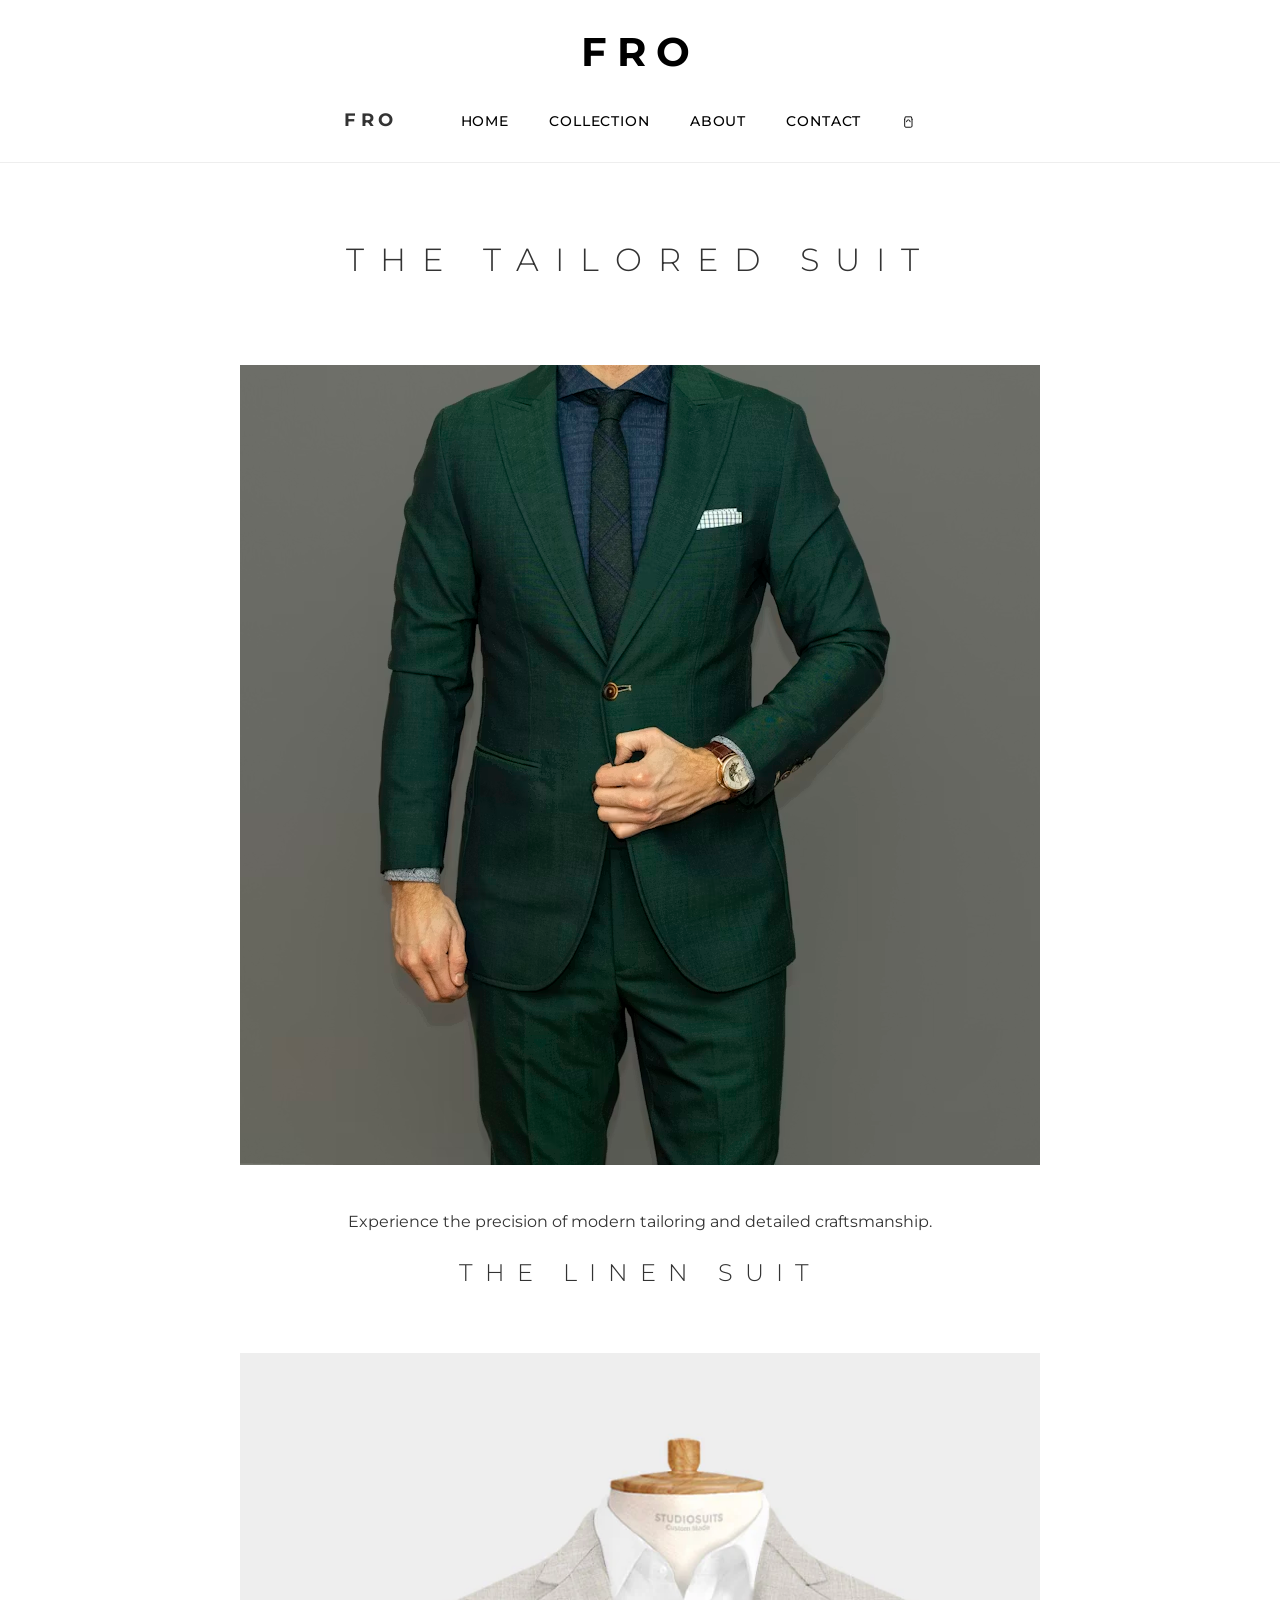
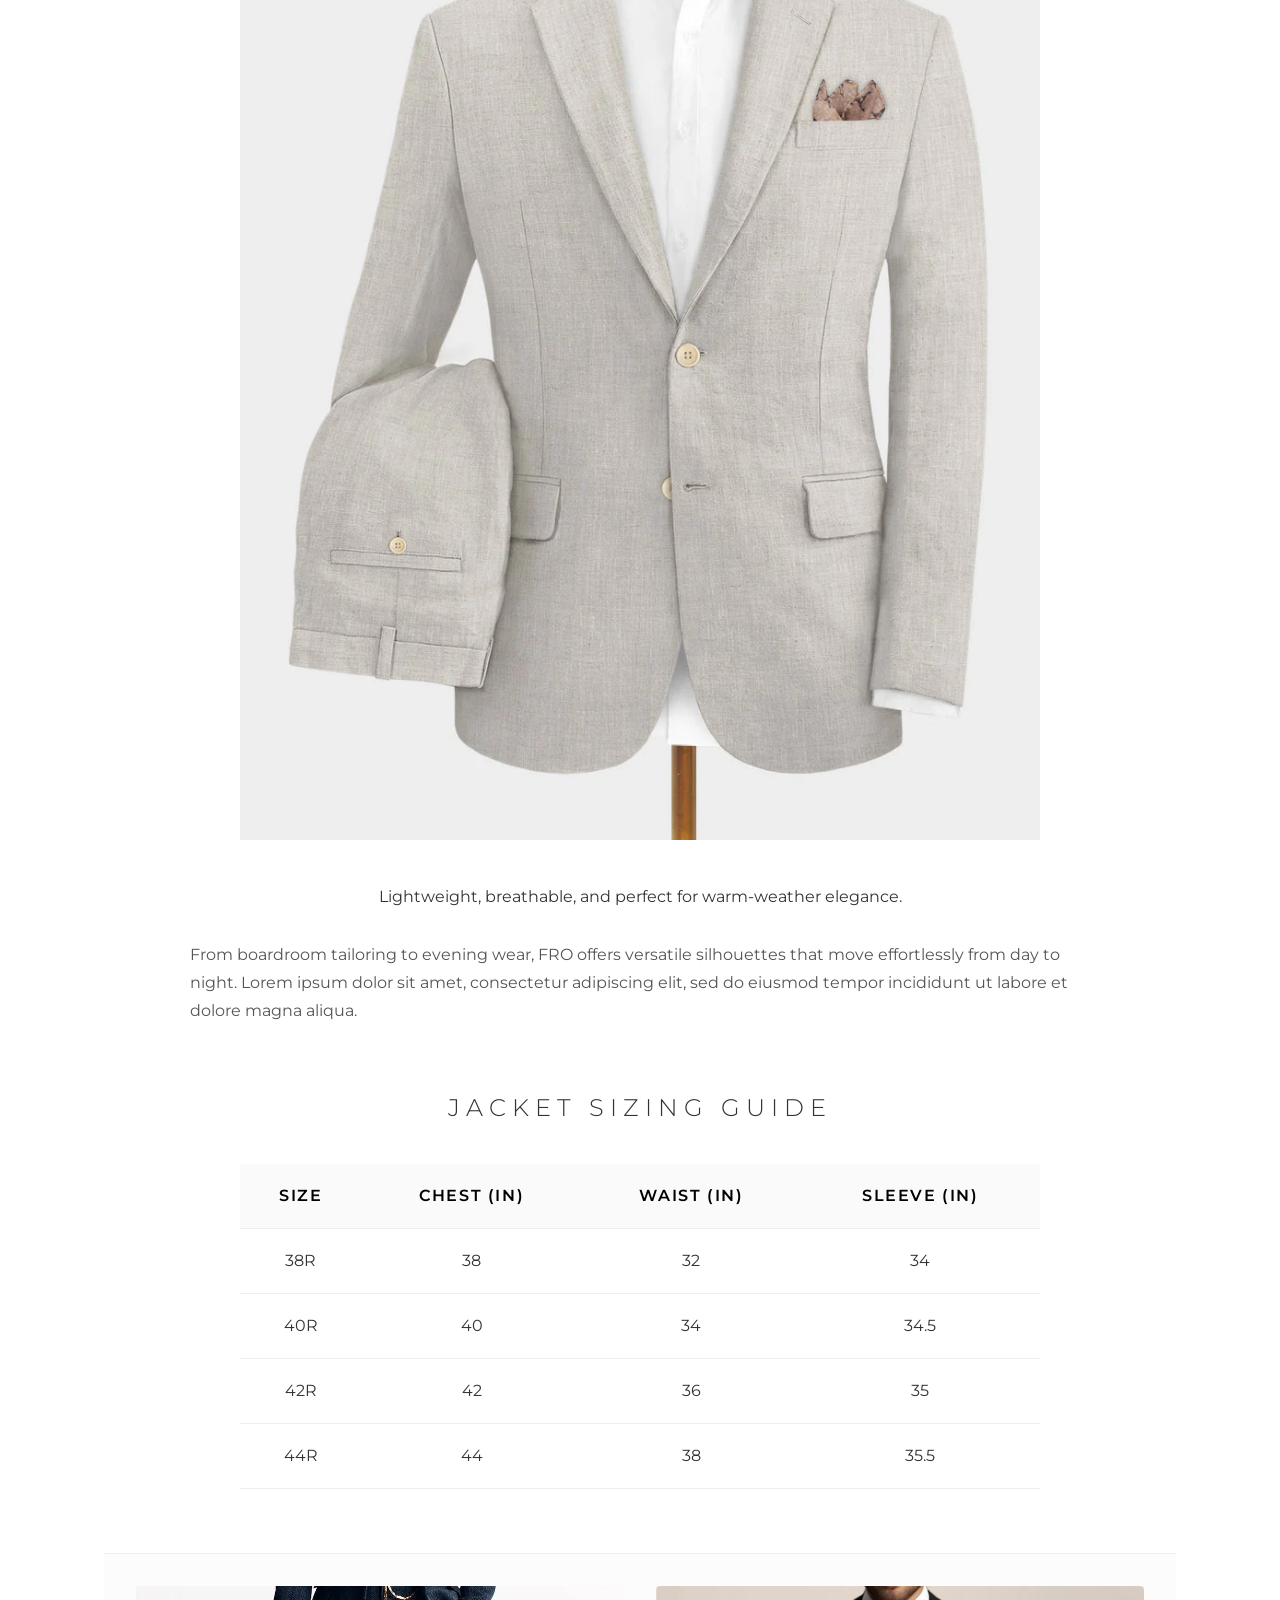
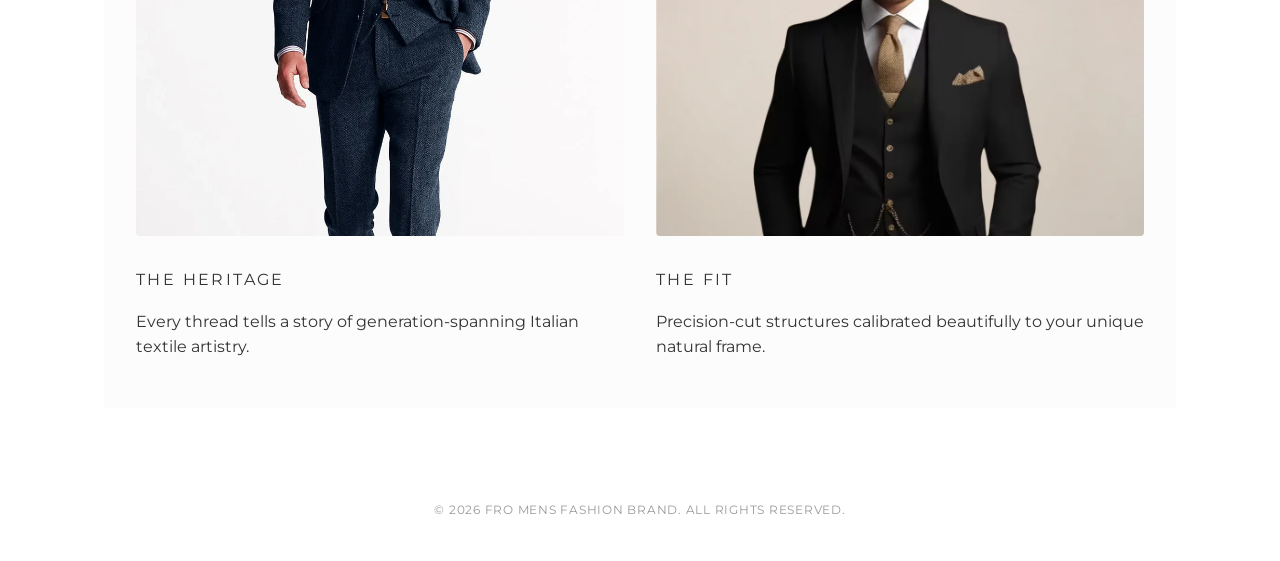
<file: index.html>
<!DOCTYPE html>
<html lang="en">

<head>
    <meta charset="UTF-8">
    <meta name="viewport" content="width=device-width, initial-scale=1.0">
    <title>FRO | Luxury Menswear</title>
    <link rel="icon" href="Images/favicon.png" type="image/png">
    <link rel="preconnect" href="https://fonts.googleapis.com">
    <link rel="preconnect" href="https://fonts.gstatic.com" crossorigin>
    <link href="https://fonts.googleapis.com/css2?family=Montserrat:ital,wght@0,100..900;1,100..900&display=swap"
        rel="stylesheet">
    <link rel="stylesheet" href="https://cdnjs.cloudflare.com/ajax/libs/font-awesome/6.5.1/css/all.min.css">
    <link rel="stylesheet" href="styles.css">
</head>

<body>
    <header>
        <div class="logo-container">
            <a href="index.html" class="brand-logo">FRO</a>
        </div>
        <nav>
            <div class="logo">FRO</div>
            <ul>
                <li><a href="index.html">Home</a></li>
                <li><a href="collections.html">Collection</a></li>
                <li><a href="about.html">About</a></li>
                <li><a href="contact.html">Contact</a></li>
                <li>
                    <a href__="cart.html" class="cart-link" aria-label="Cart">
                        <svg class="cart-icon" viewBox="0 0 24 24" fill="none" stroke="currentColor" stroke-width="1.5"
                            stroke-linecap="round" stroke-linejoin="round" aria-hidden="true">
                            <path d="M6 7v11a2 2 0 0 0 2 2h8a2 2 0 0 0 2-2V7" />
                            <path d="M6 7l1-4h10l1 4" />
                            <path d="M9 11a3 3 0 0 1 6 0" />
                        </svg>
                        <span class="sr-only">Cart</span>
                    </a>
                </li>
            </ul>
        </nav>
    </header>
    <main>
        <h1>THE TAILORED SUIT</h1>
        <img src="Images/Green Suit.jpg" alt="High-end mens tailored suit" class="product-image">
        <p>Experience the precision of modern tailoring and detailed craftsmanship.</p>

        <section class="linen-suit-section">
            <h1>THE LINEN SUIT</h1>
            <img src="Images/Linen Suit.jpg" alt="Stylish linen suit" class="product-image">
            <p>Lightweight, breathable, and perfect for warm-weather elegance.</p>
        </section>

        <section class="feature-highlight">
            <p>From boardroom tailoring to evening wear, FRO offers versatile silhouettes that move effortlessly from
                day to night. Lorem ipsum dolor sit amet, consectetur adipiscing elit, sed do eiusmod tempor incididunt
                ut labore et dolore magna aliqua.</p>
        </section>

        <section class="sizing-guide-section">
            <h2>Jacket Sizing Guide</h2>
            <table class="sizing-table">
                <thead>
                    <tr>
                        <th>Size</th>
                        <th>Chest (in)</th>
                        <th>Waist (in)</th>
                        <th>Sleeve (in)</th>
                    </tr>
                </thead>
                <tbody>
                    <tr>
                        <td>38R</td>
                        <td>38</td>
                        <td>32</td>
                        <td>34</td>
                    </tr>
                    <tr>
                        <td>40R</td>
                        <td>40</td>
                        <td>34</td>
                        <td>34.5</td>
                    </tr>
                    <tr>
                        <td>42R</td>
                        <td>42</td>
                        <td>36</td>
                        <td>35</td>
                    </tr>
                    <tr>
                        <td>44R</td>
                        <td>44</td>
                        <td>38</td>
                        <td>35.5</td>
                    </tr>
                </tbody>
            </table>
        </section>

        <section class="editorial-container">
            <div class="editorial-card">
                <img src="Images/Hert Suit.jpg" alt="Close up of luxury suit fabric weave" class="editorial-image">
                <h3>The Heritage</h3>
                <p>Every thread tells a story of generation-spanning Italian textile artistry.</p>
            </div>
            <div class="editorial-card">
                <img src="Images/Fitted suit.jpg" alt="Tailor measuring a custom suit jacket" class="editorial-image">
                <h3>The Fit</h3>
                <p>Precision-cut structures calibrated beautifully to your unique natural frame.</p>
            </div>
        </section>
    </main>

    <footer>
        <p>&copy; 2026 FRO MENS FASHION BRAND. ALL RIGHTS RESERVED.</p>
    </footer>
</body>

</html>
</file>
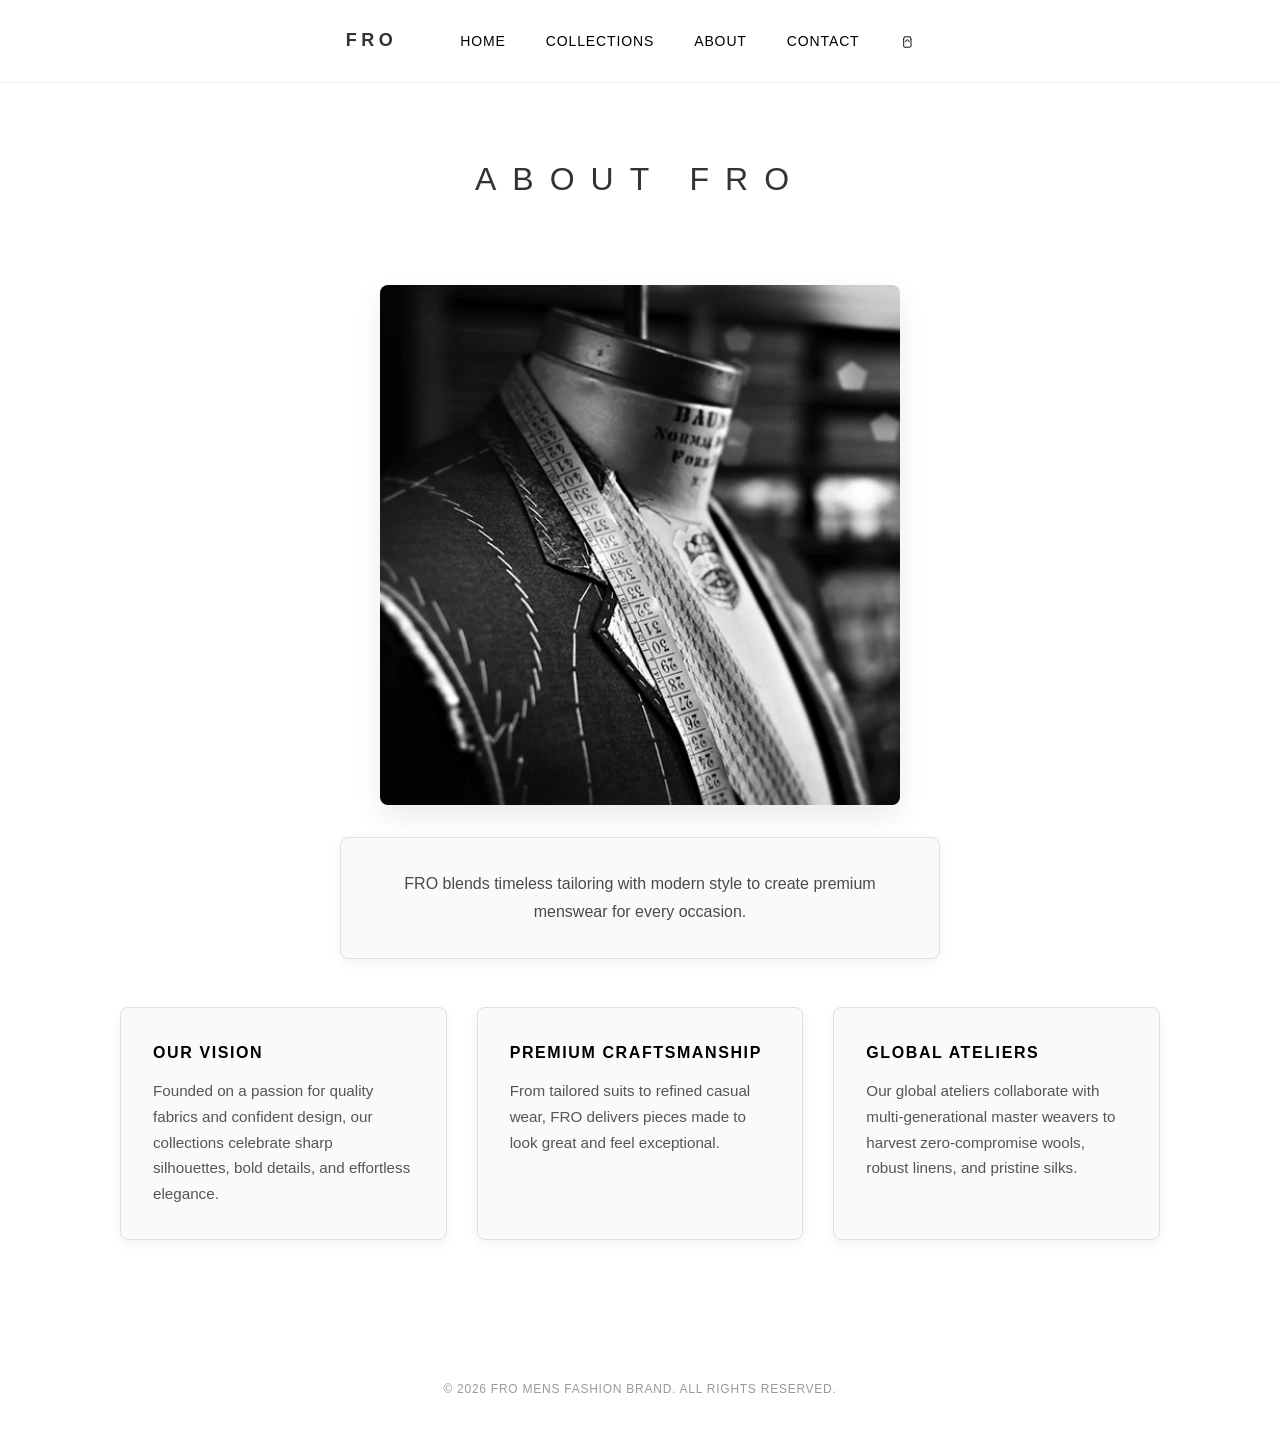
<file: about.html>
<!DOCTYPE html>
<html lang="en">

<head>
    <meta charset="UTF-8">
    <meta name="viewport" content="width=device-width, initial-scale=1.0">
    <title>About Us | FRO</title>
    <link rel="stylesheet" href="styles.css">
</head>

<body>

    <header>
        <nav>
            <div class="logo">FRO</div>
            <ul>
                <li><a href="index.html">Home</a></li>
                <li><a href="collections.html">Collections</a></li>
                <li><a href="about.html">About</a></li>
                <li><a href="contact.html">Contact</a></li>
                <li>
                    <a href__="cart.html" class="cart-link" aria-label="Cart">
                        <svg class="cart-icon" viewBox="0 0 24 24" fill="none" stroke="currentColor" stroke-width="1.5"
                            stroke-linecap="round" stroke-linejoin="round" aria-hidden="true">
                            <path d="M6 7v11a2 2 0 0 0 2 2h8a2 2 0 0 0 2-2V7" />
                            <path d="M6 7l1-4h10l1 4" />
                            <path d="M9 11a3 3 0 0 1 6 0" />
                        </svg>
                        <span class="sr-only">Cart</span>
                    </a>
                </li>
            </ul>
        </nav>
    </header>

    <main>
        <h1>ABOUT FRO</h1>
        <!-- About page uses centered image with text card below -->
        <div class="about-content">
            <img src="Images/Suit-Alterations-Tailor.jpg" alt="FRO fashion collection" class="about-image">
        </div>
        <div class="about-text">
            <p>FRO blends timeless tailoring with modern style to create premium menswear for every occasion.</p>
        </div>

        <section class="about-cards-grid">
            <div class="about-card">
                <h3>Our Vision</h3>
                <p>Founded on a passion for quality fabrics and confident design, our collections celebrate sharp
                    silhouettes, bold details, and effortless elegance.</p>
            </div>
            <div class="about-card">
                <h3>Premium Craftsmanship</h3>
                <p>From tailored suits to refined casual wear, FRO delivers pieces made to look great and feel
                    exceptional.</p>
            </div>
            <div class="about-card">
                <h3>Global Ateliers</h3>
                <p>Our global ateliers collaborate with multi-generational master weavers to harvest zero-compromise
                    wools, robust linens, and pristine silks.</p>
            </div>
        </section>
    </main>

    <footer>
        <p>&copy; 2026 FRO MENS FASHION BRAND. ALL RIGHTS RESERVED.</p>
    </footer>

</body>

</html>
</file>
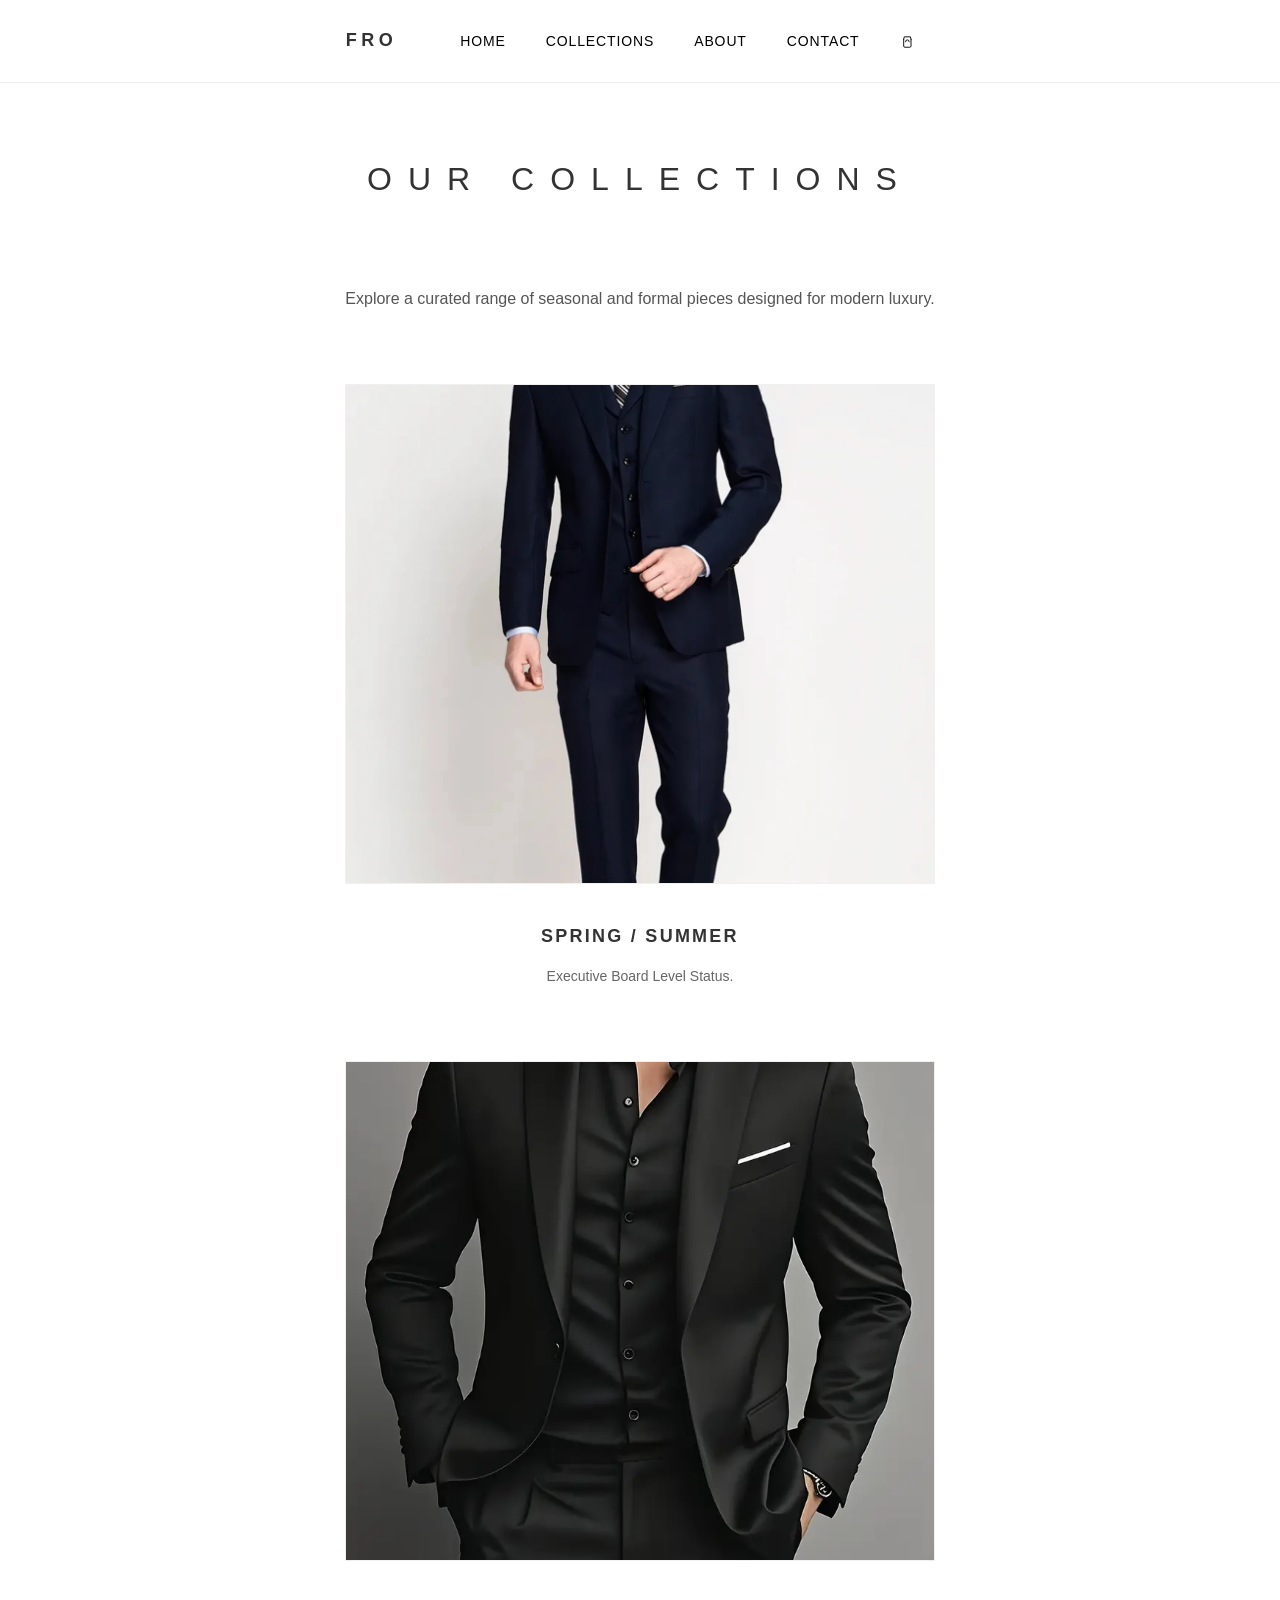
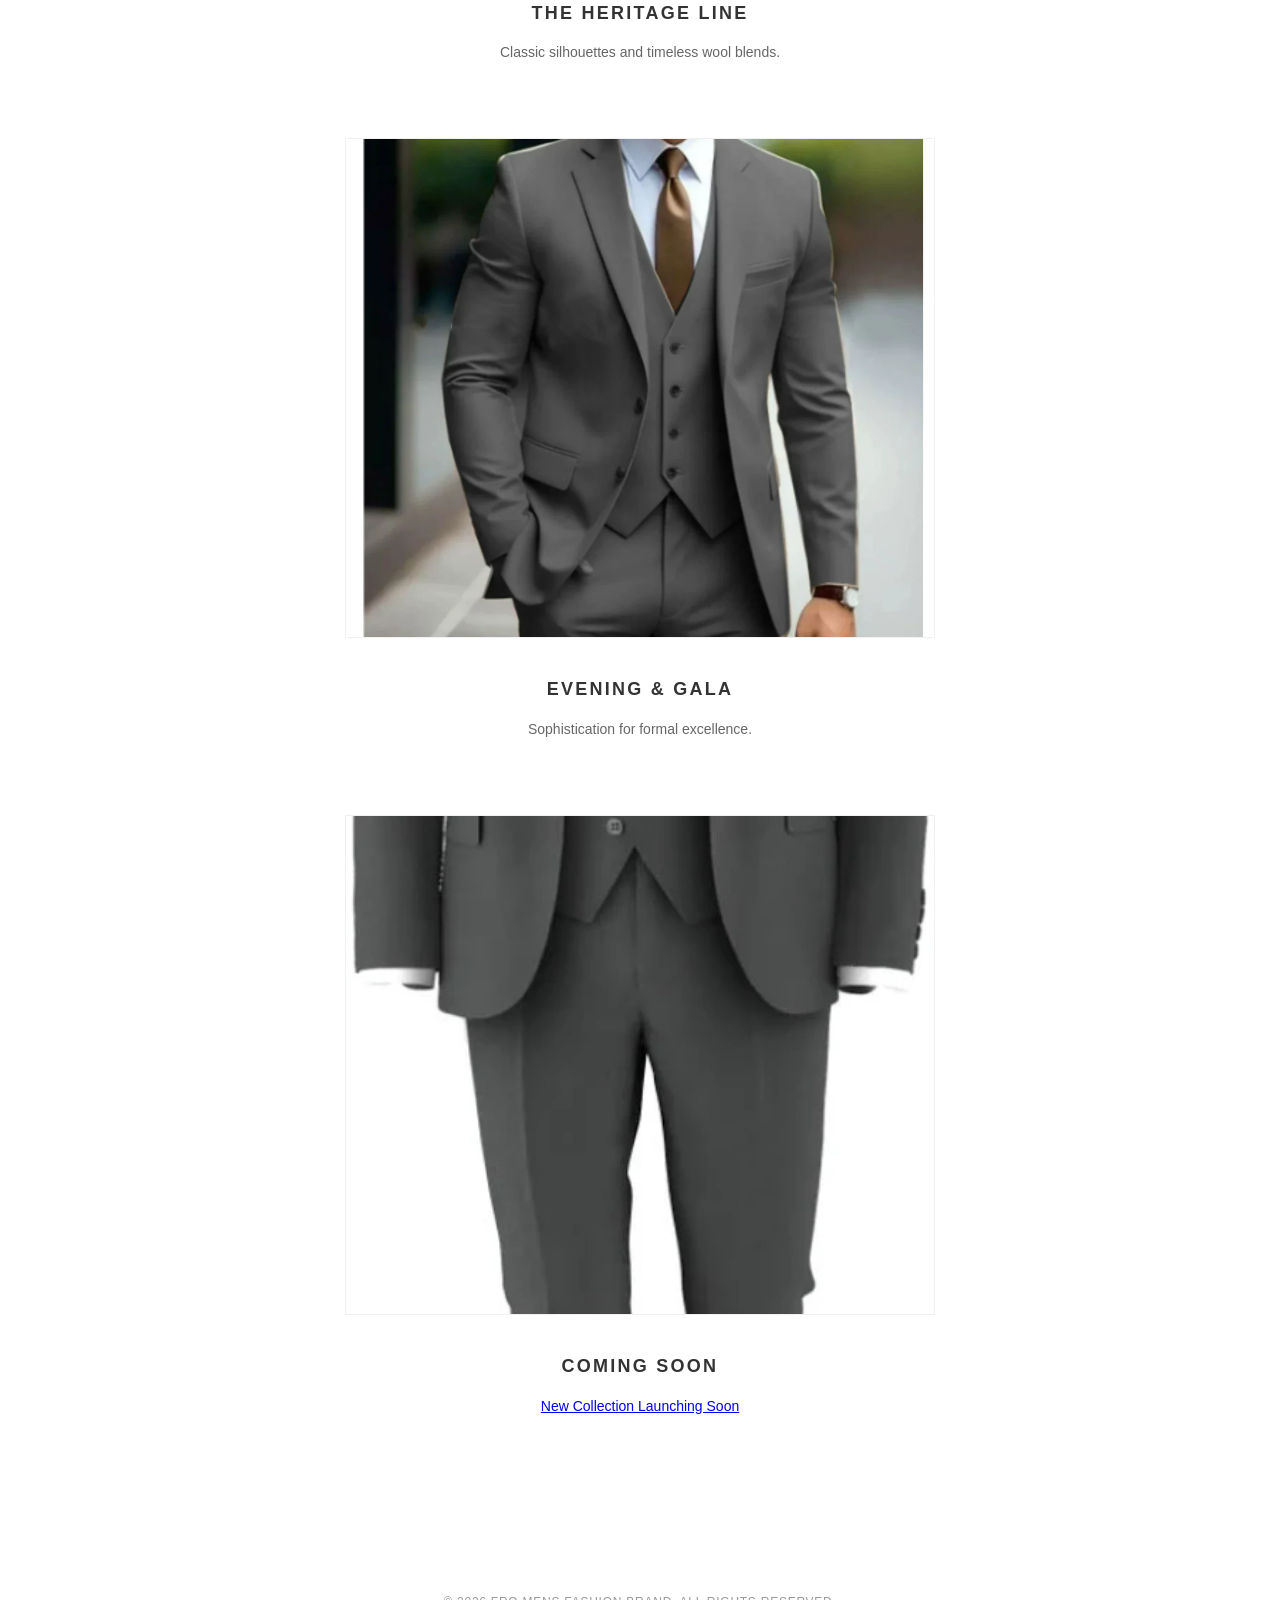
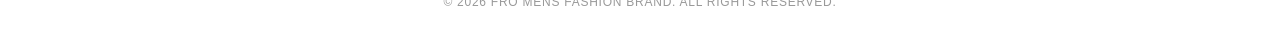
<file: collections.html>
<!DOCTYPE html>
<html lang="en">

<head>
    <meta charset="UTF-8">
    <meta name="viewport" content="width=device-width, initial-scale=1.0">
    <title>Collection | FRO Luxury Menswear</title>
    <link rel="stylesheet" href="styles.css">
</head>

<body>
    <header>
        <nav>
            <div class="logo">FRO</div>
            <ul>
                <li><a href="index.html">Home</a></li>
                <li><a href="collections.html">Collections</a></li>
                <li><a href="about.html">About</a></li>
                <li><a href="contact.html">Contact</a></li>
                <li>
                    <a href__="cart.html" class="cart-link" aria-label="Cart">
                        <svg class="cart-icon" viewBox="0 0 24 24" fill="none" stroke="currentColor" stroke-width="1.5"
                            stroke-linecap="round" stroke-linejoin="round" aria-hidden="true">
                            <path d="M6 7v11a2 2 0 0 0 2 2h8a2 2 0 0 0 2-2V7" />
                            <path d="M6 7l1-4h10l1 4" />
                            <path d="M9 11a3 3 0 0 1 6 0" />
                        </svg>
                        <span class="sr-only">Cart</span>
                    </a>
                </li>
            </ul>
        </nav>
    </header>

    <main>
        <!-- Responsive grid layout for the featured collection cards -->
        <h1>OUR COLLECTIONS</h1>
        <p class="page-copy">Explore a curated range of seasonal and formal pieces designed for modern luxury.</p>

        <div class="collections-grid-container">
            <section class="collection-card">
                <img src="Images/Classic Navy Suit.jpg" alt="Spring Summer Collection" class="collection-img">
                <h2>SPRING / SUMMER</h2>
                <p>Executive Board Level Status.</p>
            </section>
            <section class="collection-card">
                <img src="Images/Black Suit.jpg" alt="The Heritage Line" class="collection-img">
                <h2>THE HERITAGE LINE</h2>
                <p>Classic silhouettes and timeless wool blends.</p>
            </section>
            <section class="collection-card">
                <img src="Images/Light gray.jpg" alt="Evening & Gala" class="collection-img">
                <h2>EVENING & GALA</h2>
                <p>Sophistication for formal excellence.</p>
            </section>
            <section class="collection-card">
                <img src="Images/Charcoal suit.webp" alt="Coming Soon" class="collection-img">
                <h2>COMING SOON</h2>
                <p><a href="#">New Collection Launching Soon</a></p>
            </section>
        </div>
    </main>

    <footer>
        <p>&copy; 2026 FRO MENS FASHION BRAND. ALL RIGHTS RESERVED.</p>
    </footer>
</body>

</html>
</file>
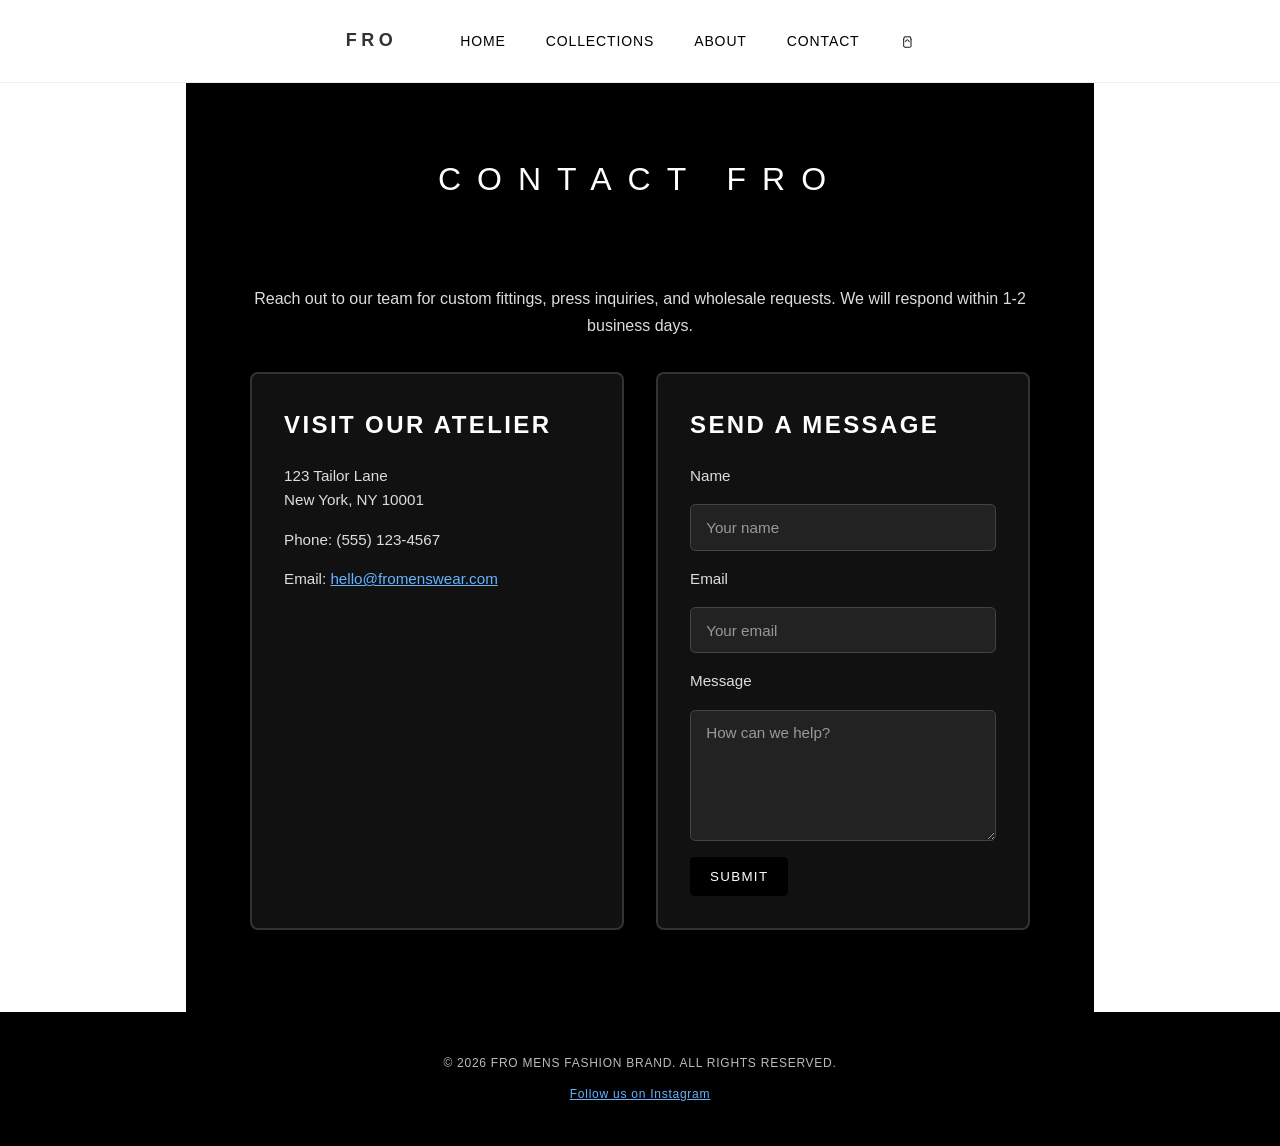
<file: contact.html>
<!DOCTYPE html>
<html lang="en">

<head>
    <meta charset="UTF-8">
    <meta name="viewport" content="width=device-width, initial-scale=1.0">
    <title>Contact | FRO</title>
    <link rel="stylesheet" href="styles.css">
</head>

<body>
    <header>
        <nav>
            <div class="logo">FRO</div>
            <ul>
                <li><a href="index.html">Home</a></li>
                <li><a href="collections.html">Collections</a></li>
                <li><a href="about.html">About</a></li>
                <li><a href="contact.html">Contact</a></li>
                <li>
                    <a href__="cart.html" class="cart-link" aria-label="Cart">
                        <svg class="cart-icon" viewBox="0 0 24 24" fill="none" stroke="currentColor" stroke-width="1.5"
                            stroke-linecap="round" stroke-linejoin="round" aria-hidden="true">
                            <path d="M6 7v11a2 2 0 0 0 2 2h8a2 2 0 0 0 2-2V7" />
                            <path d="M6 7l1-4h10l1 4" />
                            <path d="M9 11a3 3 0 0 1 6 0" />
                        </svg>
                        <span class="sr-only">Cart</span>
                    </a>
                </li>
            </ul>
        </nav>
    </header>

    <main class="contact-page">
        <!-- Contact page content should fill at least one full viewport height -->
        <h1>CONTACT FRO</h1>
        <p class="page-copy">Reach out to our team for custom fittings, press inquiries, and wholesale requests. We will
            respond within 1-2 business days.</p>

        <section class="contact-grid">
            <div class="contact-details">
                <h2>Visit Our Atelier</h2>
                <p>123 Tailor Lane<br>New York, NY 10001</p>
                <p>Phone: (555) 123-4567</p>
                <p>Email: <a href="mailto:hello@fromenswear.com">hello@fromenswear.com</a></p>
            </div>

            <div class="contact-form">
                <h2>Send a Message</h2>
                <form>
                    <label for="name">Name</label>
                    <input type="text" id="name" name="name" placeholder="Your name">

                    <label for="email">Email</label>
                    <input type="email" id="email" name="email" placeholder="Your email">

                    <label for="message">Message</label>
                    <textarea id="message" name="message" rows="6" placeholder="How can we help?"></textarea>

                    <button type="submit">Submit</button>
                </form>
            </div>
        </section>
    </main>

    <footer>
        <p>&copy; 2026 FRO MENS FASHION BRAND. ALL RIGHTS RESERVED.</p>
        <p><a href="https://www.instagram.com/fromenswear" target="_blank">Follow us on Instagram</a></p>
    </footer>
</body>

</html>
</file>
<file: styles.css>
*,
*::before,
*::after {
    box-sizing: border-box;
}

body {
    margin: 0;
    padding: 0;
    min-height: 100vh;
    display: flex;
    flex-direction: column;
    font-family: "Montserrat", sans-serif;
    font-optical-sizing: auto;
    font-weight: 400;
    font-style: normal;
    color: #333;
    line-height: 1.6;
    font-size: 1em;
}

header {
    padding: 1.25em 0;
    border-bottom: 0.0625em solid #eee;
}

.logo-container {
    text-align: center;
    margin-bottom: 1em;
}

.brand-logo {
    font-size: 2.5rem;
    font-weight: 700;
    letter-spacing: 0.25em;
    text-decoration: none;
    color: #000;
    text-transform: uppercase;
}

.brand-logo-img {
    height: 50px;
    width: auto;
}

/* Make header contents align (logo + nav) */
nav {
    display: flex;
    align-items: center;
    justify-content: center;
    gap: 1rem;
}

nav ul {
    display: flex;
    flex-wrap: wrap;
    justify-content: center;
    list-style: none;
    padding: 0;
    margin: 0;
}

nav ul li {
    margin: 0.5em 1.25em;
}

nav ul li a {
    text-decoration: none;
    color: #000;
    font-weight: 500;
    letter-spacing: 0.0625em;
    text-transform: uppercase;
    font-size: 0.875em;
}

/* If you include a font-awesome icon for cart, style it */
nav ul li a i {
    font-size: 1.2rem;
    transition: color 0.3s ease;
}

nav ul li a i:hover {
    color: #666;
}

/* Nav hover: subtle background + inverted text for emphasis */
nav ul li a:hover,
nav ul li a:focus {
    background-color: #000;
    color: #fff;
    padding: 0.35em 0.6em;
    border-radius: 0.25em;
}

/* Logo in header */
.logo {
    font-weight: 700;
    font-size: 1.125em;
    letter-spacing: 0.25em;
    text-transform: uppercase;
    margin-right: 1.5em;
}

/* Cart icon sizing and accessible hidden text */
.cart-icon {
    width: 1.05em;
    height: 1.05em;
    display: inline-block;
    vertical-align: middle;
}

.sr-only {
    position: absolute !important;
    width: 1px;
    height: 1px;
    padding: 0;
    margin: -1px;
    overflow: hidden;
    clip: rect(0, 0, 0, 0);
    white-space: nowrap;
    border: 0;
}

/* Image hover: thin border and slight lift for interactivity */
.product-image:hover,
.editorial-image:hover,
.collection-img:hover,
.about-image:hover {
    border: 0.0625em solid rgba(0, 0, 0, 0.9);
    transform: translateY(-4px);
    transition: transform 150ms ease, border 150ms ease;
}

main {
    flex: 1;
    min-height: 100vh;
    text-align: center;
    padding: 3.125em 5%;
    max-width: 1200px;
    margin: 0 auto;
}

h1 {
    font-weight: 300;
    letter-spacing: 0.5em;
    margin-bottom: 2.5em;
    text-transform: uppercase;
}

.product-image {
    width: 100%;
    max-width: 800px;
    height: auto;
    margin-bottom: 1.25em;
}

.page-title {
    text-align: center;
    margin-top: 3.125em;
    letter-spacing: 0.25em;
}

.page-copy {
    max-width: 780px;
    margin: 0.75em auto 2em;
    color: #555;
    line-height: 1.7;
}

.feature-highlight,
.brand-story {
    max-width: 900px;
    margin: 2em auto;
    color: #555;
    line-height: 1.75;
    font-size: 1rem;
    text-align: left;
}

.sizing-guide-section {
    max-width: 800px;
    margin: 4em auto;
}

.sizing-guide-section h2 {
    font-weight: 300;
    letter-spacing: 0.25em;
    text-transform: uppercase;
    margin-bottom: 1.5em;
}

.sizing-table {
    width: 100%;
    border-collapse: collapse;
    margin: 0 auto;
    text-align: center;
}

.sizing-table th,
.sizing-table td {
    padding: 1.2em 1em;
    border-bottom: 1px solid #eee;
}

.sizing-table th {
    font-weight: 600;
    text-transform: uppercase;
    letter-spacing: 0.1em;
    background-color: #fafafa;
    color: #000;
}

.sizing-table tr:hover {
    background-color: #fcfcfc;
}

.editorial-container {
    display: flex;
    justify-content: space-between;
    gap: 2em;
    margin-top: 4em;
    padding: 2em;
    background-color: #fcfcfc;
    border-top: 1px solid #f0f0f0;
}

.editorial-card {
    flex: 1;
    text-align: left;
}

.editorial-image {
    width: 100%;
    height: 250px;
    object-fit: cover;
    border-radius: 0.25em;
    margin-bottom: 1em;
}

.editorial-card h3 {
    text-transform: uppercase;
    letter-spacing: 0.15em;
    font-size: 1rem;
    font-weight: 400;
    margin-top: 0.5em;
}

.collections-grid-container {
    display: grid;
    grid-template-columns: repeat(auto-fit, minmax(280px, 1fr));
    gap: 1.875em;
    padding: 2.5em 0;
    width: 100%;
}

.collection-card {
    text-align: center;
    margin-bottom: 1.875em;
}

.collection-img {
    width: 100%;
    height: 31.25em;
    object-fit: cover;
    background-color: #f9f9f9;
    border: 0.0625em solid #f0f0f0;
    margin-bottom: 0.9375em;
}

.collection-card h2 {
    font-size: 1.125em;
    letter-spacing: 0.125em;
    margin-bottom: 0.625em;
}

.collection-card p {
    font-size: 0.875em;
    color: #666;
}

.about-content {
    display: flex;
    justify-content: center;
    margin-top: 2em;
    padding: 0 1em;
}

.about-image {
    width: 50%;
    max-width: 600px;
    height: auto;
    border-radius: 0.5em;
    box-shadow: 0 0.75em 1.75em rgba(0, 0, 0, 0.08);
}

.about-text {
    max-width: 600px;
    text-align: center;
    margin: 2em auto;
    background-color: #fafafa;
    padding: 2em;
    border: 1px solid #e0e0e0;
    border-radius: 0.5em;
    box-shadow: 0 0.25em 0.75em rgba(0, 0, 0, 0.05);
}

.about-text p {
    margin: 0;
    color: #4a4a4a;
    font-size: 1rem;
    line-height: 1.75;
}

.about-cards-grid {
    display: grid;
    grid-template-columns: repeat(auto-fit, minmax(250px, 1fr));
    gap: 1.875em;
    max-width: 1100px;
    margin: 3em auto;
    padding: 0 1em;
}

.about-card {
    background-color: #fafafa;
    padding: 2em;
    border: 1px solid #e0e0e0;
    border-radius: 0.5em;
    box-shadow: 0 0.25em 0.75em rgba(0, 0, 0, 0.05);
    text-align: left;
    transition: box-shadow 0.3s ease;
}

.about-card:hover {
    box-shadow: 0 0.5em 1.25em rgba(0, 0, 0, 0.1);
}

.about-card h3 {
    text-transform: uppercase;
    letter-spacing: 0.1em;
    font-size: 1rem;
    font-weight: 600;
    margin-top: 0;
    margin-bottom: 0.75em;
    color: #000;
}

.about-card p {
    color: #555;
    font-size: 0.95rem;
    line-height: 1.7;
    margin: 0;
}

.contact-grid {
    display: grid;
    grid-template-columns: 1fr 1fr;
    gap: 2rem;
    max-width: 1100px;
    margin: 2em auto;
    text-align: left;
}

.contact-details,
.contact-form {
    background-color: #fafafa;
    padding: 2em;
    border: 2px solid #000;
    border-radius: 0.5em;
    box-shadow: 0 0.75em 2em rgba(0, 0, 0, 0.15);
}

.contact-details h2,
.contact-form h2 {
    margin-top: 0;
    letter-spacing: 0.1em;
    text-transform: uppercase;
}

.contact-details p,
.contact-form label,
.contact-form input,
.contact-form textarea {
    font-size: 0.95rem;
    color: #444;
}

.contact-form form {
    display: grid;
    gap: 1rem;
}

.contact-form input,
.contact-form textarea {
    width: 100%;
    padding: 0.9em 1em;
    border: 1px solid #d8d8d8;
    border-radius: 0.35em;
    font-family: inherit;
}

.contact-form button {
    width: fit-content;
    padding: 0.9em 1.5em;
    border: none;
    border-radius: 0.35em;
    background-color: #000;
    color: #fff;
    cursor: pointer;
    text-transform: uppercase;
    letter-spacing: 0.1em;
}

.contact-form button:hover {
    background-color: #222;
}

.contact-page {
    background-color: #000;
    color: #fff;
}

.contact-page h1 {
    color: #fff;
}

.contact-page .page-copy {
    color: #ddd;
}

.contact-page .contact-details,
.contact-page .contact-form {
    background-color: #111;
    border-color: #333;
}

.contact-page .contact-details h2,
.contact-page .contact-form h2 {
    color: #fff;
}

.contact-page .contact-details p,
.contact-page .contact-form label {
    color: #ddd;
}

.contact-page .contact-form input,
.contact-page .contact-form textarea {
    background-color: #222;
    border-color: #444;
    color: #fff;
}

.contact-page .contact-form input::placeholder,
.contact-page .contact-form textarea::placeholder {
    color: #999;
}

.contact-page a {
    color: #66b3ff;
}

.contact-page a:hover {
    color: #99ccff;
}

footer {
    text-align: center;
    padding: 2.5em 0;
    font-size: 0.75em;
    color: #999;
    letter-spacing: 0.0625em;
}

.contact-page~footer {
    background-color: #000;
    color: #bbb;
}

.contact-page~footer a {
    color: #66b3ff;
}

.contact-page~footer a:hover {
    color: #99ccff;
}

@media (max-width: 992px) {
    nav ul li {
        margin: 0 0.75em;
    }

    .editorial-container {
        gap: 1em;
        padding: 1.5em;
    }
}

@media (max-width: 768px) {
    nav ul {
        flex-direction: column;
        gap: 10px;
        align-items: center;
    }

    .about-content {
        flex-direction: column;
    }

    .about-cards-grid {
        grid-template-columns: 1fr;
        gap: 1.5em;
    }

    .editorial-container {
        flex-direction: column;
        gap: 2em;
    }

    .contact-grid {
        grid-template-columns: 1fr;
    }

    .sizing-guide-section {
        overflow-x: auto;
    }
}

@media (max-width: 480px) {
    h1 {
        font-size: 1.2em;
        letter-spacing: 0.2em;
    }

    .about-content {
        padding: 0;
    }

    .collection-img {
        height: auto;
        aspect-ratio: 1/1;
    }

    nav ul li a {
        font-size: 0.75em;
        letter-spacing: 0.031em;
    }

    nav ul li {
        margin: 0.4em 0.75em;
    }

    .editorial-image {
        height: 120px;
    }
}

@media (max-width: 360px) {
    main {
        padding: 2em 3%;
    }

    h1 {
        font-size: 1.1em;
        letter-spacing: 0.16em;
        margin-bottom: 1.75em;
    }

    .page-copy,
    .feature-highlight,
    .brand-story {
        margin: 1.25em auto;
        font-size: 0.95rem;
    }

    nav ul li {
        margin: 0.35em 0.5em;
    }

    nav ul li a {
        font-size: 0.7em;
    }

    .editorial-image {
        height: 100px;
    }
}
</file>
